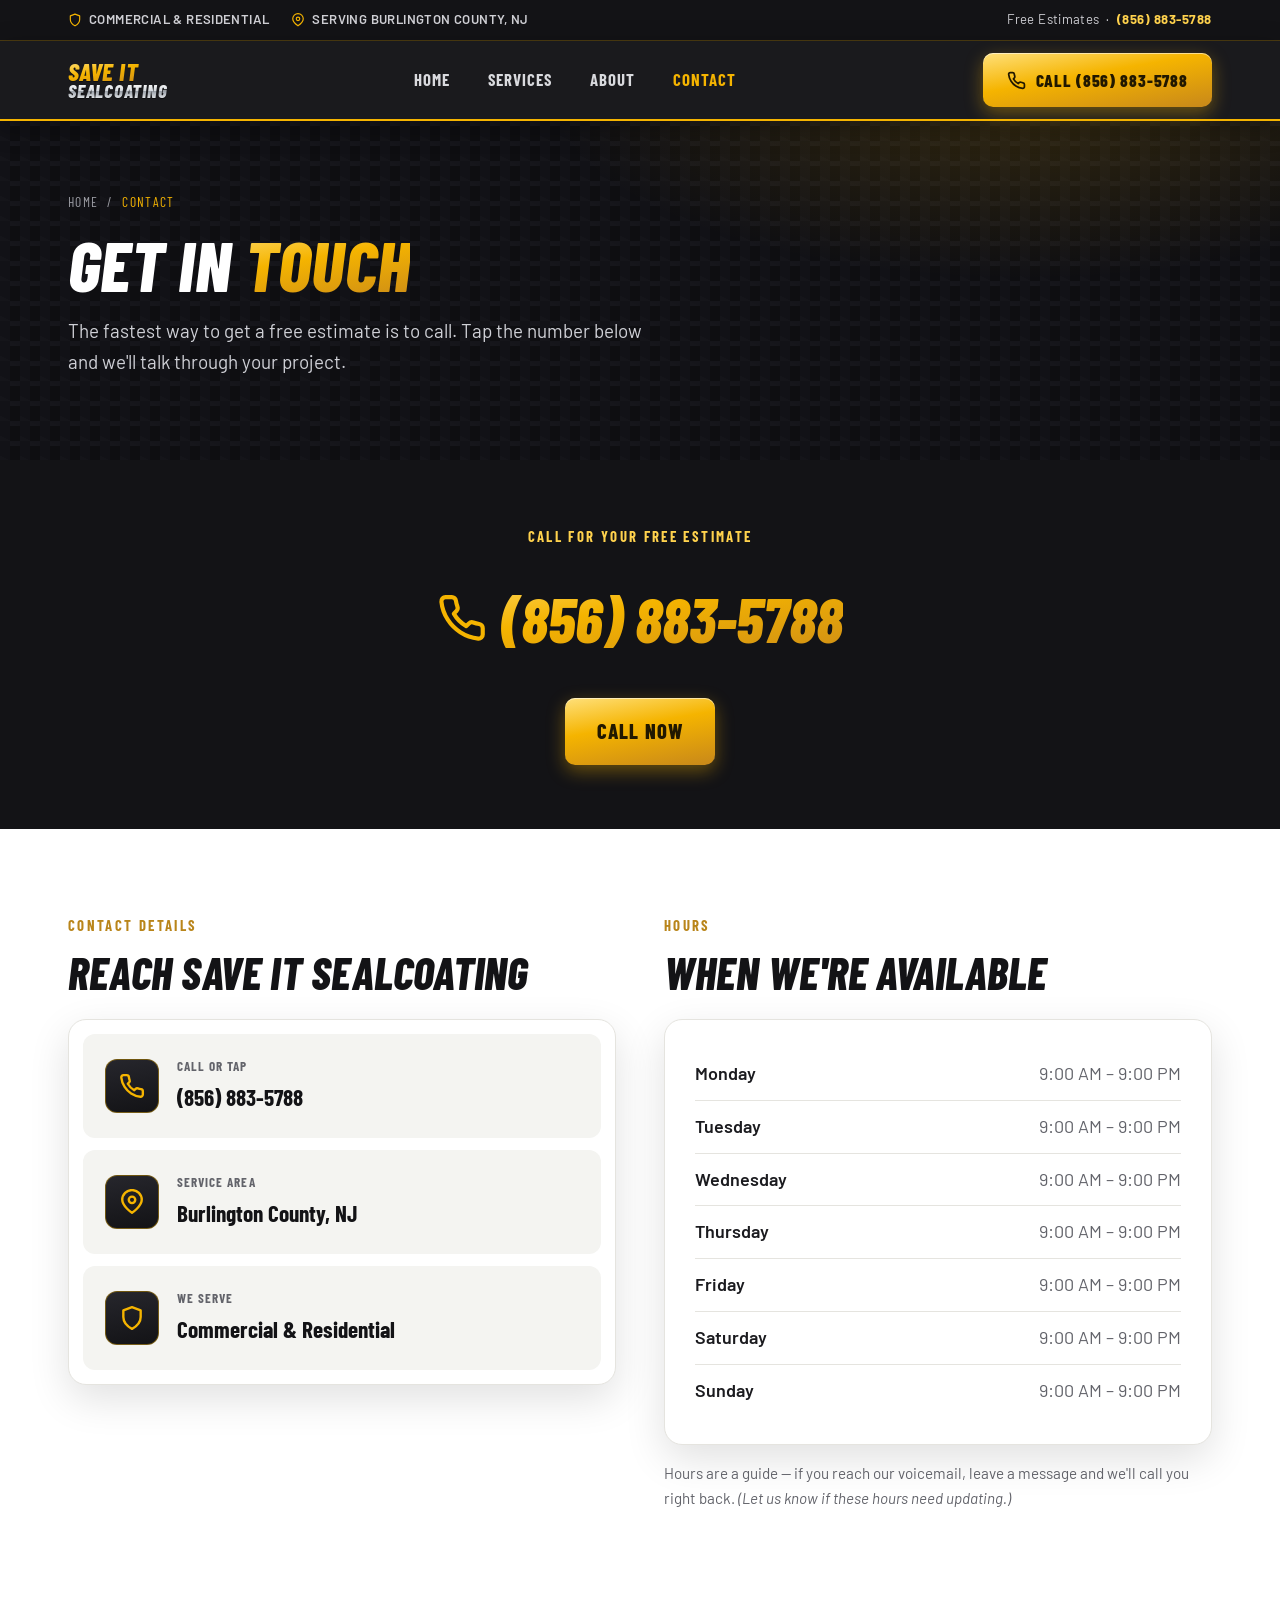
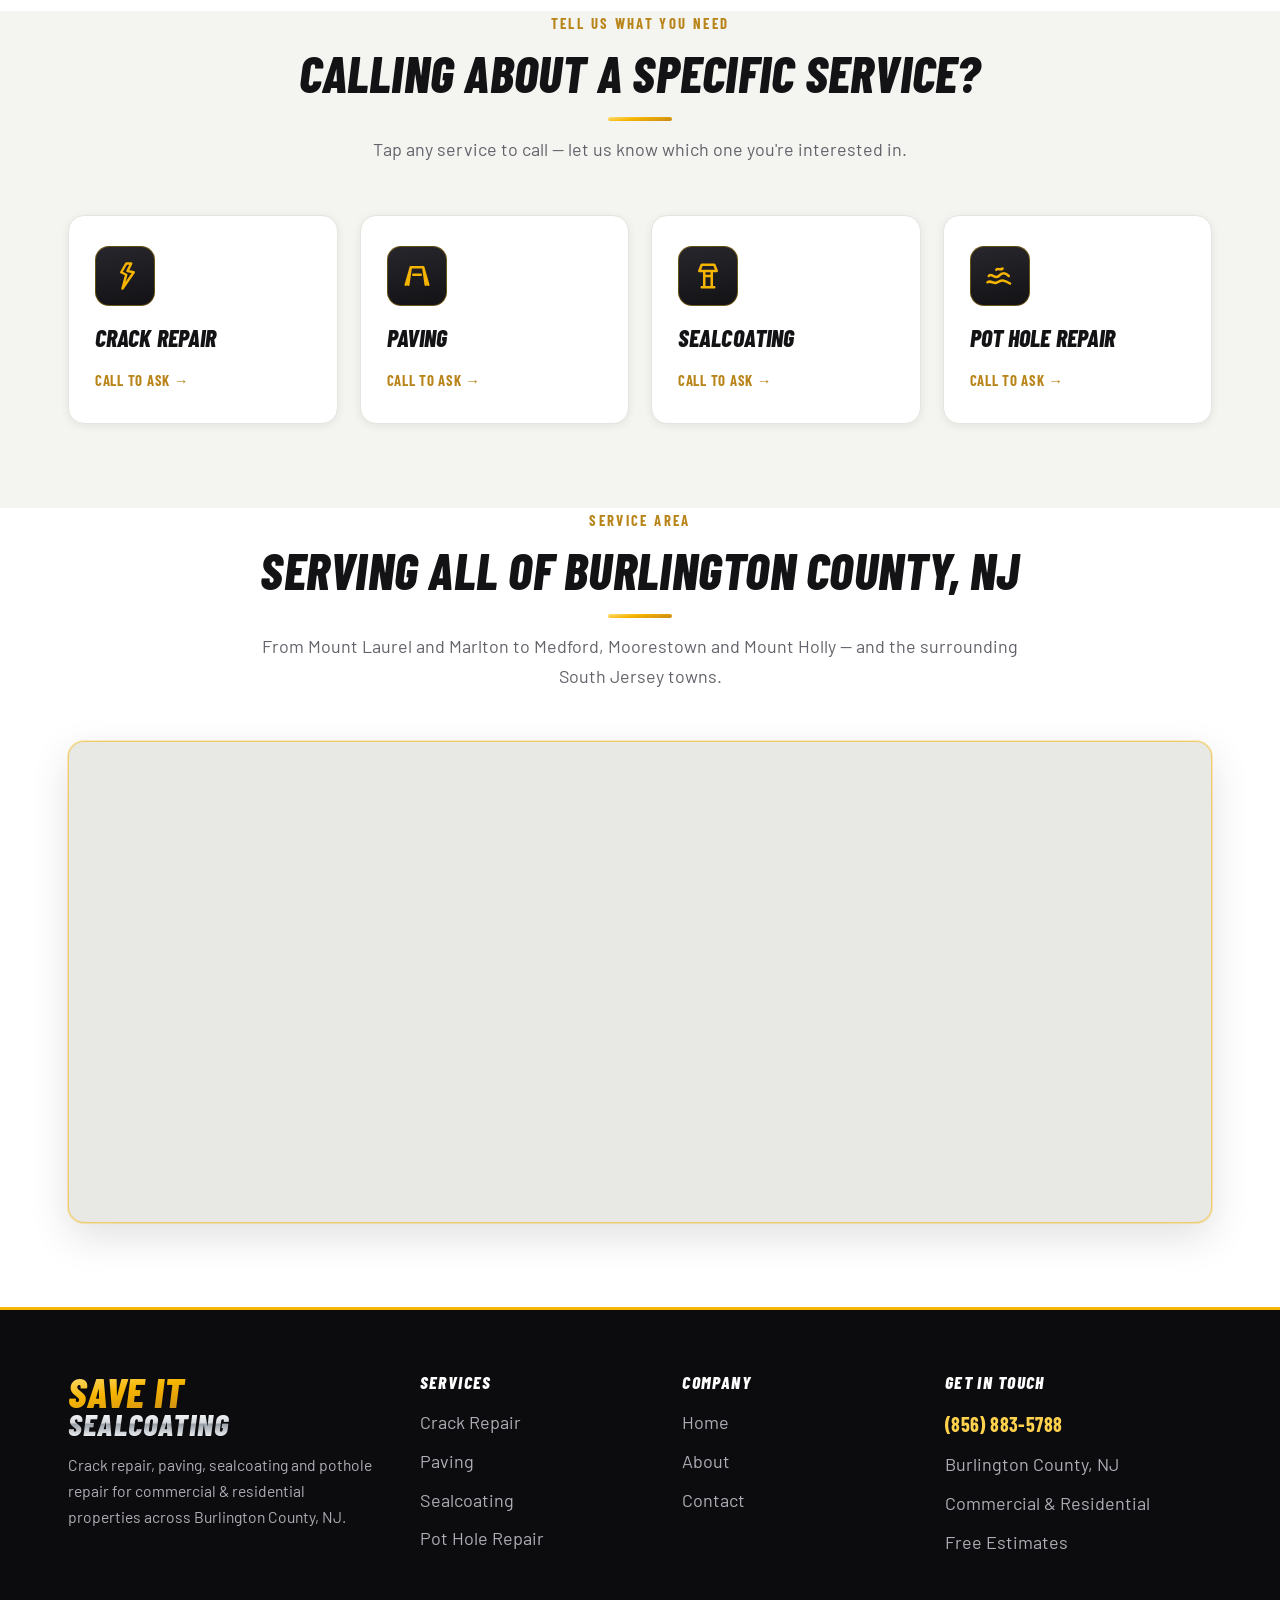
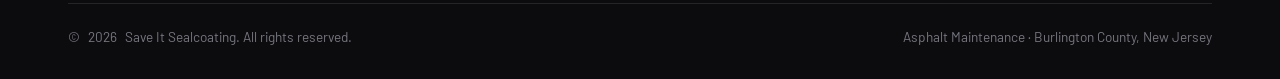
<file: contact.html>
<!DOCTYPE html>
<html lang="en">
<head>
<meta charset="UTF-8">
<meta name="viewport" content="width=device-width, initial-scale=1.0">
<title>Contact | Save It Sealcoating — Call (856) 883-5788</title>
<meta name="description" content="Contact Save It Sealcoating for a free estimate on crack repair, paving, sealcoating or pothole repair in Burlington County, NJ. Call (856) 883-5788.">
<link rel="icon" href="favicon.svg" type="image/svg+xml">
<meta name="theme-color" content="#131316">
<link rel="stylesheet" href="styles.css">
</head>
<body>

<!-- ================= TOP BAR ================= -->
<div class="topbar">
  <div class="wrap">
    <div class="badges">
      <span><svg viewBox="0 0 24 24" fill="none" stroke="currentColor" stroke-width="2" stroke-linecap="round" stroke-linejoin="round"><path d="M12 2l8 3v6c0 5-3.5 8.5-8 11-4.5-2.5-8-6-8-11V5z"/></svg>Commercial &amp; Residential</span>
      <span><svg viewBox="0 0 24 24" fill="none" stroke="currentColor" stroke-width="2" stroke-linecap="round" stroke-linejoin="round"><path d="M21 10c0 6-9 12-9 12s-9-6-9-12a9 9 0 0118 0z"/><circle cx="12" cy="10" r="3"/></svg>Serving Burlington County, NJ</span>
    </div>
    <div>Free Estimates &nbsp;·&nbsp; <a class="tb-phone" href="tel:+18568835788">(856) 883-5788</a></div>
  </div>
</div>

<!-- ================= HEADER ================= -->
<header class="site-head">
  <div class="wrap">
    <a href="index.html" class="logo" aria-label="Save It Sealcoating home">
      <span class="l-1">SAVE IT</span>
      <span class="l-2">SEALCOATING</span>
    </a>
    <nav class="nav" id="nav">
      <a href="index.html">Home</a>
      <a href="services.html">Services</a>
      <a href="about.html">About</a>
      <a href="contact.html" class="active">Contact</a>
    </nav>
    <div class="head-cta">
      <a class="btn btn-gold" href="tel:+18568835788">
        <svg viewBox="0 0 24 24" fill="none" stroke="currentColor" stroke-width="2.2" stroke-linecap="round" stroke-linejoin="round"><path d="M22 16.92v3a2 2 0 01-2.18 2 19.79 19.79 0 01-8.63-3.07 19.5 19.5 0 01-6-6 19.79 19.79 0 01-3.07-8.67A2 2 0 014.11 2h3a2 2 0 012 1.72c.13.96.36 1.9.7 2.81a2 2 0 01-.45 2.11L8.09 9.91a16 16 0 006 6l1.27-1.27a2 2 0 012.11-.45c.91.34 1.85.57 2.81.7A2 2 0 0122 16.92z"/></svg>
        <span class="btn-label">Call (856) 883-5788</span>
      </a>
      <button class="nav-toggle" id="navToggle" aria-label="Menu">
        <svg viewBox="0 0 24 24" fill="none" stroke="currentColor" stroke-width="2.2" stroke-linecap="round"><path d="M3 6h18M3 12h18M3 18h18"/></svg>
      </button>
    </div>
  </div>
</header>

<!-- ================= PAGE HERO ================= -->
<section class="page-hero carbon">
  <div class="wrap">
    <div class="crumbs"><a href="index.html">Home</a> &nbsp;/&nbsp; <span>Contact</span></div>
    <h1>Get In <span class="accent">Touch</span></h1>
    <p>The fastest way to get a free estimate is to call. Tap the number below and we'll talk through your project.</p>
  </div>
</section>

<!-- ================= BIG CALL CTA ================= -->
<section class="sec bg-dark carbon cta-band" style="padding:64px 0;">
  <div class="wrap">
    <span class="kicker" style="color:var(--gold-lite);">Call For Your Free Estimate</span>
    <a class="phone-big" href="tel:+18568835788" style="margin-top:6px;">
      <svg viewBox="0 0 24 24" fill="none" stroke="currentColor" stroke-width="2" stroke-linecap="round" stroke-linejoin="round" style="width:.8em;height:.8em;"><path d="M22 16.92v3a2 2 0 01-2.18 2 19.79 19.79 0 01-8.63-3.07 19.5 19.5 0 01-6-6 19.79 19.79 0 01-3.07-8.67A2 2 0 014.11 2h3a2 2 0 012 1.72c.13.96.36 1.9.7 2.81a2 2 0 01-.45 2.11L8.09 9.91a16 16 0 006 6l1.27-1.27a2 2 0 012.11-.45c.91.34 1.85.57 2.81.7A2 2 0 0122 16.92z"/></svg>
      (856) 883-5788
    </a>
    <div class="cta-actions">
      <a class="btn btn-gold btn-lg" href="tel:+18568835788">Call Now</a>
    </div>
  </div>
</section>

<!-- ================= CONTACT DETAILS ================= -->
<section class="sec bg-white">
  <div class="wrap">
    <div class="contact-grid">
      <div>
        <span class="kicker">Contact Details</span>
        <h2 style="font-size:clamp(2rem,3.6vw,2.8rem); margin-bottom:24px;">Reach Save It Sealcoating</h2>
        <div class="contact-card">
          <a class="contact-row" href="tel:+18568835788">
            <div class="cic"><svg viewBox="0 0 24 24" fill="none" stroke="currentColor" stroke-width="2.2" stroke-linecap="round" stroke-linejoin="round"><path d="M22 16.92v3a2 2 0 01-2.18 2 19.79 19.79 0 01-8.63-3.07 19.5 19.5 0 01-6-6 19.79 19.79 0 01-3.07-8.67A2 2 0 014.11 2h3a2 2 0 012 1.72c.13.96.36 1.9.7 2.81a2 2 0 01-.45 2.11L8.09 9.91a16 16 0 006 6l1.27-1.27a2 2 0 012.11-.45c.91.34 1.85.57 2.81.7A2 2 0 0122 16.92z"/></svg></div>
            <div><div class="ct-k">Call or Tap</div><div class="ct-v">(856) 883-5788</div></div>
          </a>
          <div class="contact-row">
            <div class="cic"><svg viewBox="0 0 24 24" fill="none" stroke="currentColor" stroke-width="2.2" stroke-linecap="round" stroke-linejoin="round"><path d="M21 10c0 6-9 12-9 12s-9-6-9-12a9 9 0 0118 0z"/><circle cx="12" cy="10" r="3"/></svg></div>
            <div><div class="ct-k">Service Area</div><div class="ct-v">Burlington County, NJ</div></div>
          </div>
          <div class="contact-row">
            <div class="cic"><svg viewBox="0 0 24 24" fill="none" stroke="currentColor" stroke-width="2.2" stroke-linecap="round" stroke-linejoin="round"><path d="M12 2l8 3v6c0 5-3.5 8.5-8 11-4.5-2.5-8-6-8-11V5z"/></svg></div>
            <div><div class="ct-k">We Serve</div><div class="ct-v">Commercial &amp; Residential</div></div>
          </div>
        </div>
      </div>

      <div>
        <span class="kicker">Hours</span>
        <h2 style="font-size:clamp(2rem,3.6vw,2.8rem); margin-bottom:24px;">When We're Available</h2>
        <div class="contact-card" style="padding:28px 30px;">
          <ul class="hours-list">
            <li><span class="d">Monday</span><span class="h">9:00 AM – 9:00 PM</span></li>
            <li><span class="d">Tuesday</span><span class="h">9:00 AM – 9:00 PM</span></li>
            <li><span class="d">Wednesday</span><span class="h">9:00 AM – 9:00 PM</span></li>
            <li><span class="d">Thursday</span><span class="h">9:00 AM – 9:00 PM</span></li>
            <li><span class="d">Friday</span><span class="h">9:00 AM – 9:00 PM</span></li>
            <li><span class="d">Saturday</span><span class="h">9:00 AM – 9:00 PM</span></li>
            <li><span class="d">Sunday</span><span class="h">9:00 AM – 9:00 PM</span></li>
          </ul>
        </div>
        <p style="color:var(--muted); font-size:.95rem; margin-top:16px;">Hours are a guide — if you reach our voicemail, leave a message and we'll call you right back. <em>(Let us know if these hours need updating.)</em></p>
      </div>
    </div>
  </div>
</section>

<!-- ================= SERVICES QUICK LINKS ================= -->
<section class="sec bg-paper" style="padding-top:0;">
  <div class="wrap">
    <div class="sec-head center">
      <span class="kicker">Tell Us What You Need</span>
      <h2>Calling About a Specific Service?</h2>
      <div class="rule"></div>
      <p class="sub">Tap any service to call — let us know which one you're interested in.</p>
    </div>
    <div class="cards">
      <a class="card" href="tel:+18568835788">
        <div class="ic"><svg viewBox="0 0 24 24" fill="none" stroke="currentColor" stroke-width="2" stroke-linecap="round" stroke-linejoin="round"><path d="M13 2L9 9l4 2-3 11 9-13-5-1 3-6z"/></svg></div>
        <h3>Crack Repair</h3>
        <span class="more">Call to ask →</span>
      </a>
      <a class="card" href="tel:+18568835788">
        <div class="ic"><svg viewBox="0 0 24 24" fill="none" stroke="currentColor" stroke-width="2" stroke-linecap="round" stroke-linejoin="round"><path d="M3 19l4-14h10l4 14M7 5l-2 14M17 5l2 14M9 11h6"/></svg></div>
        <h3>Paving</h3>
        <span class="more">Call to ask →</span>
      </a>
      <a class="card" href="tel:+18568835788">
        <div class="ic"><svg viewBox="0 0 24 24" fill="none" stroke="currentColor" stroke-width="2" stroke-linecap="round" stroke-linejoin="round"><path d="M7 21h10M9 21V8M15 21V8M5 8h14l-2-5H7L5 8zM9 12h6"/></svg></div>
        <h3>Sealcoating</h3>
        <span class="more">Call to ask →</span>
      </a>
      <a class="card" href="tel:+18568835788">
        <div class="ic"><svg viewBox="0 0 24 24" fill="none" stroke="currentColor" stroke-width="2" stroke-linecap="round" stroke-linejoin="round"><path d="M3 12c2-3 5 3 8 0s5-3 8 0M2 17c3-2 5 2 8 0s5-2 10 1M9 7c1-2 3 1 5-1"/></svg></div>
        <h3>Pot Hole Repair</h3>
        <span class="more">Call to ask →</span>
      </a>
    </div>
  </div>
</section>

<!-- ================= MAP BAND ================= -->
<section class="sec bg-white map-band" style="padding-top:0;">
  <div class="wrap">
    <div class="sec-head center">
      <span class="kicker">Service Area</span>
      <h2>Serving All of Burlington County, NJ</h2>
      <div class="rule"></div>
      <p class="sub">From Mount Laurel and Marlton to Medford, Moorestown and Mount Holly — and the surrounding South Jersey towns.</p>
    </div>
    <div class="map-frame">
      <iframe src="https://www.google.com/maps?q=Burlington%20County%2C%20New%20Jersey&output=embed&z=9" loading="lazy" referrerpolicy="no-referrer-when-downgrade" title="Map of Burlington County, New Jersey service area"></iframe>
    </div>
  </div>
</section>

<!-- ================= FOOTER ================= -->
<footer class="site-foot">
  <div class="wrap">
    <div class="foot-grid">
      <div>
        <div class="logo lg" style="margin-bottom:16px;">
          <span class="l-1">SAVE IT</span>
          <span class="l-2">SEALCOATING</span>
        </div>
        <p style="font-size:.98rem; max-width:34ch;">Crack repair, paving, sealcoating and pothole repair for commercial &amp; residential properties across Burlington County, NJ.</p>
      </div>
      <div>
        <h4>Services</h4>
        <ul>
          <li><a href="services.html#crack-repair">Crack Repair</a></li>
          <li><a href="services.html#paving">Paving</a></li>
          <li><a href="services.html#sealcoating">Sealcoating</a></li>
          <li><a href="services.html#pothole-repair">Pot Hole Repair</a></li>
        </ul>
      </div>
      <div>
        <h4>Company</h4>
        <ul>
          <li><a href="index.html">Home</a></li>
          <li><a href="about.html">About</a></li>
          <li><a href="contact.html">Contact</a></li>
        </ul>
      </div>
      <div>
        <h4>Get In Touch</h4>
        <ul>
          <li><a class="f-phone" href="tel:+18568835788">(856) 883-5788</a></li>
          <li>Burlington County, NJ</li>
          <li>Commercial &amp; Residential</li>
          <li>Free Estimates</li>
        </ul>
      </div>
    </div>
    <div class="foot-bottom">
      <div class="foot-note">© <span id="yr">2026</span> Save It Sealcoating. All rights reserved.</div>
      <div class="foot-note">Asphalt Maintenance · Burlington County, New Jersey</div>
    </div>
  </div>
</footer>

<script>
  var t = document.getElementById('navToggle'), n = document.getElementById('nav');
  if (t) t.addEventListener('click', function(){ n.classList.toggle('open'); });
  document.getElementById('yr').textContent = new Date().getFullYear();
</script>

</body>
</html>
</file>
<file: styles.css>
/* ============================================================
   SAVE IT SEALCOATING — shared stylesheet
   Visual DNA: black + gold + chrome, bold condensed italic type,
   but lightened for easy reading.
   ============================================================ */

@import url('https://fonts.googleapis.com/css2?family=Barlow:ital,wght@0,400;0,500;0,600;0,700;1,500&family=Barlow+Condensed:ital,wght@0,500;0,600;0,700;0,800;1,700;1,800&display=swap');

:root {
  --ink:        #131316;
  --ink-2:      #1d1d22;
  --ink-3:      #2a2a30;
  --gold:       #f5b400;
  --gold-lite:  #ffd24d;
  --gold-deep:  #b9851a;
  --chrome:     #dfe3e8;
  --chrome-2:   #aab0b8;
  --paper:      #f4f4f1;
  --white:      #ffffff;
  --line:       #e5e4df;
  --ink-text:   #1b1b1f;
  --muted:      #62636a;
  --shadow-sm:  0 2px 10px rgba(0,0,0,.07);
  --shadow-md:  0 14px 40px rgba(0,0,0,.12);
  --gold-grad:  linear-gradient(170deg, #ffe07a 0%, #f5b400 42%, #c8881a 100%);
  --chrome-grad:linear-gradient(180deg, #ffffff 0%, #d4d8dd 48%, #9aa0a8 52%, #e9ecef 100%);
  --maxw: 1200px;
}

* { box-sizing: border-box; }

html { scroll-behavior: smooth; }

body {
  margin: 0;
  font-family: "Barlow", system-ui, sans-serif;
  color: var(--ink-text);
  background: var(--paper);
  font-size: 18px;
  line-height: 1.65;
  -webkit-font-smoothing: antialiased;
}

h1, h2, h3, h4 {
  font-family: "Barlow Condensed", "Barlow", sans-serif;
  font-weight: 800;
  line-height: 1.02;
  margin: 0;
  letter-spacing: .005em;
}

a { color: inherit; text-decoration: none; }

p { margin: 0 0 1em; }
img { max-width: 100%; display: block; }

.wrap { width: 100%; max-width: var(--maxw); margin: 0 auto; padding: 0 28px; }

/* ---- carbon texture ---- */
.carbon {
  background-color: #0e0e11;
  background-image:
    linear-gradient(27deg, #15151a 5px, transparent 5px),
    linear-gradient(207deg, #15151a 5px, transparent 5px),
    linear-gradient(27deg, #0c0c0f 5px, transparent 5px),
    linear-gradient(207deg, #0c0c0f 5px, transparent 5px),
    linear-gradient(90deg, #121217 10px, transparent 10px),
    linear-gradient(#16161b 25%, #0e0e11 25%, #0e0e11 50%, transparent 50%, transparent 75%, #0e0e11 75%);
  background-size: 20px 20px;
}

/* ============================================================
   LOGO WORDMARK (CSS recreation of the card badge)
   ============================================================ */
.logo { display: inline-flex; flex-direction: column; line-height: .82; gap: 2px; }
.logo .l-1 {
  font-family: "Barlow Condensed", sans-serif;
  font-style: italic;
  font-weight: 800;
  font-size: 1.55rem;
  letter-spacing: .02em;
  background: var(--gold-grad);
  -webkit-background-clip: text;
  background-clip: text;
  color: transparent;
  filter: drop-shadow(0 1px 0 rgba(0,0,0,.4));
}
.logo .l-2 {
  font-family: "Barlow Condensed", sans-serif;
  font-style: italic;
  font-weight: 800;
  font-size: 1.18rem;
  letter-spacing: .04em;
  background: var(--chrome-grad);
  -webkit-background-clip: text;
  background-clip: text;
  color: transparent;
  filter: drop-shadow(0 1px 0 rgba(0,0,0,.5));
}
/* large logo variant for footer / hero */
.logo.lg .l-1 { font-size: 2.6rem; }
.logo.lg .l-2 { font-size: 1.95rem; }

/* ============================================================
   TOP BAR
   ============================================================ */
.topbar {
  background: var(--ink);
  color: #cfcfd4;
  font-size: .82rem;
  letter-spacing: .03em;
  border-bottom: 1px solid rgba(245,180,0,.25);
}
.topbar .wrap { display: flex; align-items: center; justify-content: space-between; height: 40px; }
.topbar .badges { display: flex; gap: 22px; align-items: center; text-transform: uppercase; font-weight: 600; }
.topbar .badges span { display: inline-flex; align-items: center; gap: 7px; }
.topbar .badges svg { width: 14px; height: 14px; color: var(--gold); }
.topbar a.tb-phone { color: var(--gold-lite); font-weight: 700; letter-spacing: .04em; }

/* ============================================================
   HEADER / NAV
   ============================================================ */
.site-head {
  position: sticky; top: 0; z-index: 50;
  background: rgba(19,19,22,.97);
  backdrop-filter: blur(8px);
  border-bottom: 2px solid var(--gold);
  box-shadow: 0 6px 24px rgba(0,0,0,.28);
}
.site-head .wrap { display: flex; align-items: center; justify-content: space-between; height: 78px; gap: 18px; }
.nav { display: flex; align-items: center; gap: 6px; }
.nav a {
  color: #d9dade;
  font-family: "Barlow Condensed", sans-serif;
  font-weight: 700; font-size: 1.05rem;
  text-transform: uppercase; letter-spacing: .06em;
  padding: 8px 16px; border-radius: 7px;
  transition: color .15s, background .15s;
}
.nav a:hover { color: #fff; background: rgba(255,255,255,.06); }
.nav a.active { color: var(--gold); }
.head-cta { display: flex; align-items: center; gap: 14px; }

/* ---- buttons ---- */
.btn {
  display: inline-flex; align-items: center; gap: 10px;
  font-family: "Barlow Condensed", sans-serif;
  font-weight: 800; text-transform: uppercase; letter-spacing: .05em;
  font-size: 1.08rem;
  padding: 13px 24px; border-radius: 10px;
  border: none; cursor: pointer;
  transition: transform .12s ease, box-shadow .12s ease, filter .15s;
  white-space: nowrap;
}
.btn svg { width: 19px; height: 19px; }
.btn-gold {
  background: var(--gold-grad);
  color: #211800;
  box-shadow: 0 6px 18px rgba(245,180,0,.38), inset 0 1px 0 rgba(255,255,255,.55);
}
.btn-gold:hover { transform: translateY(-2px); box-shadow: 0 10px 26px rgba(245,180,0,.5), inset 0 1px 0 rgba(255,255,255,.55); }
.btn-ghost {
  background: transparent; color: #fff;
  border: 2px solid rgba(255,255,255,.35);
}
.btn-ghost:hover { border-color: var(--gold); color: var(--gold); }
.btn-dark {
  background: var(--ink); color: #fff;
  box-shadow: var(--shadow-sm);
}
.btn-dark:hover { transform: translateY(-2px); background: var(--ink-2); }
.btn-lg { font-size: 1.28rem; padding: 17px 32px; }

/* ============================================================
   HERO
   ============================================================ */
.hero { position: relative; color: #fff; overflow: hidden; }
.hero::after {
  content:""; position:absolute; inset:0;
  background:
    radial-gradient(900px 380px at 18% 0%, rgba(245,180,0,.16), transparent 60%),
    linear-gradient(90deg, rgba(14,14,17,.96) 0%, rgba(14,14,17,.82) 48%, rgba(14,14,17,.35) 100%);
  pointer-events: none;
}
.hero .wrap { position: relative; z-index: 2; padding-top: 76px; padding-bottom: 84px; }
.hero-grid { display: grid; grid-template-columns: 1.15fr .85fr; gap: 48px; align-items: center; }
.eyebrow {
  display: inline-flex; align-items: center; gap: 10px;
  font-family: "Barlow Condensed", sans-serif; font-weight: 700;
  text-transform: uppercase; letter-spacing: .18em; font-size: .95rem;
  color: var(--gold-lite); margin-bottom: 18px;
}
.eyebrow::before { content:""; width: 34px; height: 2px; background: var(--gold); }
.hero h1 {
  font-size: clamp(3rem, 6.2vw, 5.4rem);
  font-style: italic;
  text-transform: uppercase;
  text-shadow: 0 3px 0 rgba(0,0,0,.35);
}
.hero h1 .accent {
  background: var(--gold-grad); -webkit-background-clip: text; background-clip: text; color: transparent;
}
.hero .lede { font-size: 1.2rem; color: #d6d7db; max-width: 46ch; margin: 22px 0 30px; }
.hero-cta { display: flex; flex-wrap: wrap; gap: 14px; align-items: center; }
.hero-chips { display: flex; flex-wrap: wrap; gap: 10px; margin-top: 34px; }
.chip {
  display: inline-flex; align-items: center; gap: 9px;
  background: rgba(255,255,255,.06); border: 1px solid rgba(255,255,255,.14);
  color: #e8e8ec; padding: 9px 16px; border-radius: 999px;
  font-family: "Barlow Condensed", sans-serif; font-weight: 700;
  text-transform: uppercase; letter-spacing: .05em; font-size: .92rem;
}
.chip svg { width: 16px; height: 16px; color: var(--gold); }

/* ============================================================
   PLACEHOLDER IMAGE BLOCKS
   ============================================================ */
.ph {
  position: relative; border-radius: 16px; overflow: hidden;
  background:
    repeating-linear-gradient(135deg, #1b1b20 0 14px, #16161b 14px 28px);
  border: 1px solid rgba(255,255,255,.1);
  display: flex; align-items: center; justify-content: center;
  color: #7d7e87; min-height: 320px;
}
.ph .ph-label {
  display: flex; flex-direction: column; align-items: center; gap: 12px;
  font-family: "Barlow Condensed", sans-serif; font-weight: 700;
  text-transform: uppercase; letter-spacing: .12em; font-size: .85rem; text-align: center;
}
.ph .ph-label svg { width: 46px; height: 46px; color: #4f5059; }
.ph.gold-edge { border-color: rgba(245,180,0,.45); box-shadow: 0 0 0 1px rgba(245,180,0,.25), var(--shadow-md); }
.ph.light { background: repeating-linear-gradient(135deg,#ececea 0 14px,#e3e3df 14px 28px); color:#a6a69e; }
.ph.light .ph-label svg { color:#bcbcb4; }

/* real photo frames (stock placeholders — swap for client job photos) */
.photo { position: relative; border-radius: 16px; overflow: hidden; box-shadow: var(--shadow-md); border: 1px solid rgba(255,255,255,.1); background:#1b1b20; }
.photo img { position: absolute; inset: 0; width: 100%; height: 100%; object-fit: cover; display: block; }
.photo.gold-edge { border-color: rgba(245,180,0,.5); box-shadow: 0 0 0 1px rgba(245,180,0,.3), var(--shadow-md); }
.photo::after { content:""; position:absolute; inset:0; background: linear-gradient(180deg, transparent 55%, rgba(0,0,0,.35)); pointer-events:none; }

/* corner tag on hero image */
.img-tag {
  position: absolute; left: 16px; bottom: 16px; z-index: 3;
  background: var(--gold-grad); color: #211800;
  font-family: "Barlow Condensed", sans-serif; font-weight: 800;
  text-transform: uppercase; letter-spacing: .05em; font-size: .9rem;
  padding: 7px 14px; border-radius: 8px; box-shadow: var(--shadow-sm);
}

/* ============================================================
   SECTIONS
   ============================================================ */
section { position: relative; }
.sec { padding: 84px 0; }
.sec-head { max-width: 760px; margin-bottom: 50px; }
.sec-head.center { margin-left: auto; margin-right: auto; text-align: center; }
.kicker {
  font-family: "Barlow Condensed", sans-serif; font-weight: 700;
  text-transform: uppercase; letter-spacing: .16em; font-size: .92rem;
  color: var(--gold-deep); margin-bottom: 12px; display: block;
}
.sec h2 {
  font-size: clamp(2.2rem, 4vw, 3.2rem);
  font-style: italic; text-transform: uppercase; color: var(--ink);
}
.sec .sub { color: var(--muted); font-size: 1.12rem; margin-top: 14px; }
.bg-dark { background: var(--ink); color: #ececed; }
.bg-dark h2 { color: #fff; }
.bg-dark .sub { color: #b7b8bf; }
.bg-paper { background: var(--paper); }
.bg-white { background: var(--white); }

/* gold rule */
.rule { width: 64px; height: 4px; background: var(--gold-grad); border-radius: 3px; }
.sec-head.center .rule { margin: 18px auto 0; }

/* ============================================================
   SERVICE CARDS
   ============================================================ */
.cards { display: grid; grid-template-columns: repeat(4, 1fr); gap: 22px; }
.card {
  background: var(--white); border: 1px solid var(--line); border-radius: 16px;
  padding: 30px 26px 28px; box-shadow: var(--shadow-sm);
  transition: transform .16s ease, box-shadow .16s ease, border-color .16s;
  position: relative; overflow: hidden;
}
.card::before {
  content:""; position:absolute; left:0; top:0; height:4px; width:100%;
  background: var(--gold-grad); transform: scaleX(0); transform-origin: left;
  transition: transform .25s ease;
}
.card:hover { transform: translateY(-6px); box-shadow: var(--shadow-md); border-color: rgba(245,180,0,.5); }
.card:hover::before { transform: scaleX(1); }
.card .ic {
  width: 60px; height: 60px; border-radius: 14px;
  display: flex; align-items: center; justify-content: center;
  background: linear-gradient(170deg, #26262c, #131316);
  border: 1px solid rgba(245,180,0,.35);
  margin-bottom: 20px;
}
.card .ic svg { width: 30px; height: 30px; color: var(--gold); }
.card h3 { font-size: 1.5rem; text-transform: uppercase; font-style: italic; color: var(--ink); }
.card p { color: var(--muted); font-size: .98rem; margin: 10px 0 0; line-height: 1.55; }
.card .more {
  margin-top: 18px; display: inline-flex; align-items: center; gap: 6px;
  font-family: "Barlow Condensed", sans-serif; font-weight: 700; text-transform: uppercase;
  letter-spacing: .05em; color: var(--gold-deep); font-size: .92rem;
}

/* ============================================================
   FEATURE / WHY ROW
   ============================================================ */
.feat { display: grid; grid-template-columns: repeat(4,1fr); gap: 26px; }
.feat .f { text-align: left; }
.feat .f .fic {
  width: 52px; height: 52px; border-radius: 12px; margin-bottom: 16px;
  display:flex; align-items:center; justify-content:center;
  background: rgba(245,180,0,.12); border: 1px solid rgba(245,180,0,.4);
}
.feat .f .fic svg { width: 26px; height: 26px; color: var(--gold-deep); }
.bg-dark .feat .f .fic { background: rgba(245,180,0,.14); }
.feat .f h3 { font-size: 1.3rem; text-transform: uppercase; font-style: italic; }
.feat .f p { font-size: .98rem; color: var(--muted); margin-top: 6px; }
.bg-dark .feat .f p { color: #b7b8bf; }

/* stat band */
.stats { display: grid; grid-template-columns: repeat(4,1fr); gap: 20px; text-align: center; }
.stat .n {
  font-family: "Barlow Condensed", sans-serif; font-weight: 800; font-style: italic;
  font-size: 3.2rem; line-height: 1;
  background: var(--gold-grad); -webkit-background-clip: text; background-clip: text; color: transparent;
}
.stat .l { text-transform: uppercase; letter-spacing: .08em; font-weight: 600; font-size: .9rem; color: #b7b8bf; margin-top: 8px; }

/* ============================================================
   SPLIT / CTA BANDS
   ============================================================ */
.split { display: grid; grid-template-columns: 1fr 1fr; gap: 56px; align-items: center; }
.split.narrow { gap: 44px; }

.cta-band { text-align: center; }
.cta-band h2 { font-size: clamp(2.2rem, 4.4vw, 3.4rem); }
.cta-band .phone-big {
  display: inline-flex; align-items: center; justify-content: center; gap: 14px; margin-top: 8px;
  white-space: nowrap; max-width: 100%;
  font-family: "Barlow Condensed", sans-serif; font-weight: 800; font-style: italic;
  font-size: clamp(2.1rem, 5.2vw, 3.9rem);
  background: var(--gold-grad); -webkit-background-clip: text; background-clip: text; color: transparent;
}
.cta-band .phone-big svg { color: var(--gold); stroke: var(--gold); }
.cta-band .cta-actions { display:flex; gap:16px; justify-content:center; flex-wrap:wrap; margin-top: 28px; }

/* check list */
.checks { list-style: none; padding: 0; margin: 22px 0 0; display: grid; gap: 14px; }
.checks li { display: flex; gap: 13px; align-items: flex-start; font-size: 1.05rem; }
.checks li svg { width: 24px; height: 24px; flex: 0 0 auto; color: var(--gold-deep); margin-top: 2px; }
.bg-dark .checks li svg { color: var(--gold); }

/* ============================================================
   FOOTER
   ============================================================ */
.site-foot { background: #0c0c0f; color: #aeaeb6; padding: 64px 0 30px; border-top: 3px solid var(--gold); }
.foot-grid { display: grid; grid-template-columns: 1.4fr 1fr 1fr 1.2fr; gap: 40px; }
.site-foot h4 {
  font-family: "Barlow Condensed", sans-serif; text-transform: uppercase; letter-spacing: .08em;
  color: #fff; font-size: 1.1rem; margin-bottom: 16px; font-style: italic;
}
.site-foot ul { list-style: none; padding: 0; margin: 0; display: grid; gap: 9px; }
.site-foot a:hover { color: var(--gold); }
.site-foot .f-phone { color: var(--gold-lite); font-weight: 700; font-size: 1.25rem; font-family: "Barlow Condensed", sans-serif; letter-spacing: .02em; }
.foot-bottom {
  margin-top: 46px; padding-top: 22px; border-top: 1px solid rgba(255,255,255,.1);
  display: flex; justify-content: space-between; gap: 16px; flex-wrap: wrap;
  font-size: .85rem; color: #76767e;
}
.foot-note { display:flex; gap:8px; align-items:center; }

/* ============================================================
   CONTACT
   ============================================================ */
.contact-grid { display: grid; grid-template-columns: 1fr 1fr; gap: 48px; align-items: start; }
.contact-card {
  background: var(--white); border: 1px solid var(--line); border-radius: 18px;
  padding: 14px; box-shadow: var(--shadow-md); display: grid; gap: 12px;
}
.contact-row {
  display: flex; gap: 18px; align-items: center;
  padding: 22px; border-radius: 12px; background: var(--paper);
  transition: background .15s;
}
.contact-row:hover { background: #efefe9; }
.contact-row .cic {
  width: 54px; height: 54px; border-radius: 12px; flex: 0 0 auto;
  display:flex; align-items:center; justify-content:center;
  background: linear-gradient(170deg,#26262c,#131316); border: 1px solid rgba(245,180,0,.4);
}
.contact-row .cic svg { width: 26px; height: 26px; color: var(--gold); }
.contact-row .ct-k { font-family:"Barlow Condensed",sans-serif; font-weight:700; text-transform:uppercase; letter-spacing:.08em; font-size:.82rem; color: var(--muted); }
.contact-row .ct-v { font-size: 1.45rem; font-weight: 700; font-family:"Barlow Condensed",sans-serif; color: var(--ink); }
.hours-list { list-style:none; margin:0; padding:0; display:grid; gap:0; }
.hours-list li { display:flex; justify-content:space-between; padding: 11px 0; border-bottom: 1px solid var(--line); }
.hours-list li:last-child { border-bottom: none; }
.hours-list .d { font-weight: 600; }
.hours-list .h { color: var(--muted); }

/* ============================================================
   MAP EMBED
   ============================================================ */
.map-frame {
  position: relative; border-radius: 16px; overflow: hidden;
  border: 1px solid rgba(245,180,0,.5);
  box-shadow: 0 0 0 1px rgba(245,180,0,.25), var(--shadow-md);
  background: #e8e8e4;
}
.map-frame iframe { display: block; width: 100%; border: 0; filter: grayscale(.12) contrast(1.02); }
.map-band .map-frame iframe { height: 480px; }
@media (max-width: 760px) { .map-band .map-frame iframe { height: 360px; } }

/* page hero (interior) */
.page-hero { color: #fff; padding: 70px 0 64px; position: relative; overflow: hidden; }
.page-hero::after {
  content:""; position:absolute; inset:0;
  background: radial-gradient(800px 320px at 80% -10%, rgba(245,180,0,.16), transparent 60%);
}
.page-hero .wrap { position: relative; z-index: 2; }
.page-hero h1 { font-size: clamp(2.6rem,5.5vw,4.4rem); font-style: italic; text-transform: uppercase; }
.page-hero h1 .accent { background: var(--gold-grad); -webkit-background-clip:text; background-clip:text; color:transparent; }
.page-hero p { color:#cfd0d6; font-size:1.18rem; max-width: 54ch; margin-top: 14px; }
.crumbs { font-family:"Barlow Condensed",sans-serif; text-transform:uppercase; letter-spacing:.1em; font-size:.85rem; color:#9a9ba2; margin-bottom: 16px; }
.crumbs a:hover { color: var(--gold); }
.crumbs span { color: var(--gold); }

/* service detail rows */
.svc-detail { display: grid; grid-template-columns: 1fr 1fr; gap: 50px; align-items: center; padding: 56px 0; border-bottom: 1px solid var(--line); }
.svc-detail:last-child { border-bottom: none; }
.svc-detail.flip .svc-text { order: 2; }
.svc-detail .svc-ic {
  width: 64px; height: 64px; border-radius: 14px; margin-bottom: 22px;
  display:flex; align-items:center; justify-content:center;
  background: linear-gradient(170deg,#26262c,#131316); border:1px solid rgba(245,180,0,.4);
}
.svc-detail .svc-ic svg { width: 32px; height: 32px; color: var(--gold); }
.svc-detail h3 { font-size: 2rem; text-transform: uppercase; font-style: italic; color: var(--ink); }
.svc-detail .num { font-family:"Barlow Condensed",sans-serif; font-style:italic; font-weight:800; font-size:1rem; color: var(--gold-deep); letter-spacing:.1em; }

/* mobile nav toggle */
.nav-toggle { display: none; background: none; border: none; color: #fff; cursor: pointer; padding: 8px; }
.nav-toggle svg { width: 30px; height: 30px; }

/* ============================================================
   RESPONSIVE
   ============================================================ */
/* collapse nav + compact call button on tablet so the header never overflows */
@media (max-width: 1080px) {
  .nav { display: none; }
  .nav.open {
    display: flex; flex-direction: column; align-items: stretch;
    position: absolute; top: 78px; left: 0; right: 0;
    background: var(--ink-2); padding: 14px; gap: 4px;
    border-bottom: 2px solid var(--gold);
    box-shadow: 0 18px 30px rgba(0,0,0,.35);
  }
  .nav.open a { padding: 13px 16px; }
  .nav.open a.active { background: rgba(245,180,0,.12); }
  .nav-toggle { display: block; }
  .head-cta .btn-label { display: none; }
  .head-cta .btn { padding: 12px 16px; }
}
@media (max-width: 980px) {
  .hero-grid { grid-template-columns: 1fr; }
  .hero-grid .hero-art { display: none; }
  .cards { grid-template-columns: repeat(2,1fr); }
  .feat { grid-template-columns: repeat(2,1fr); }
  .stats { grid-template-columns: repeat(2,1fr); gap: 30px 20px; }
  .foot-grid { grid-template-columns: 1fr 1fr; gap: 32px; }
  .split, .contact-grid, .svc-detail { grid-template-columns: 1fr; gap: 32px; }
  .svc-detail.flip .svc-text { order: 0; }
  .svc-detail .svc-art { display:none; }
}
@media (max-width: 760px) {
  body { font-size: 17px; }
  .topbar .badges { display: none; }
  .topbar .wrap { justify-content: center; }
  .cards { grid-template-columns: 1fr; }
  .feat { grid-template-columns: 1fr; }
  .sec { padding: 60px 0; }
  .foot-grid { grid-template-columns: 1fr; }
}
</file>
